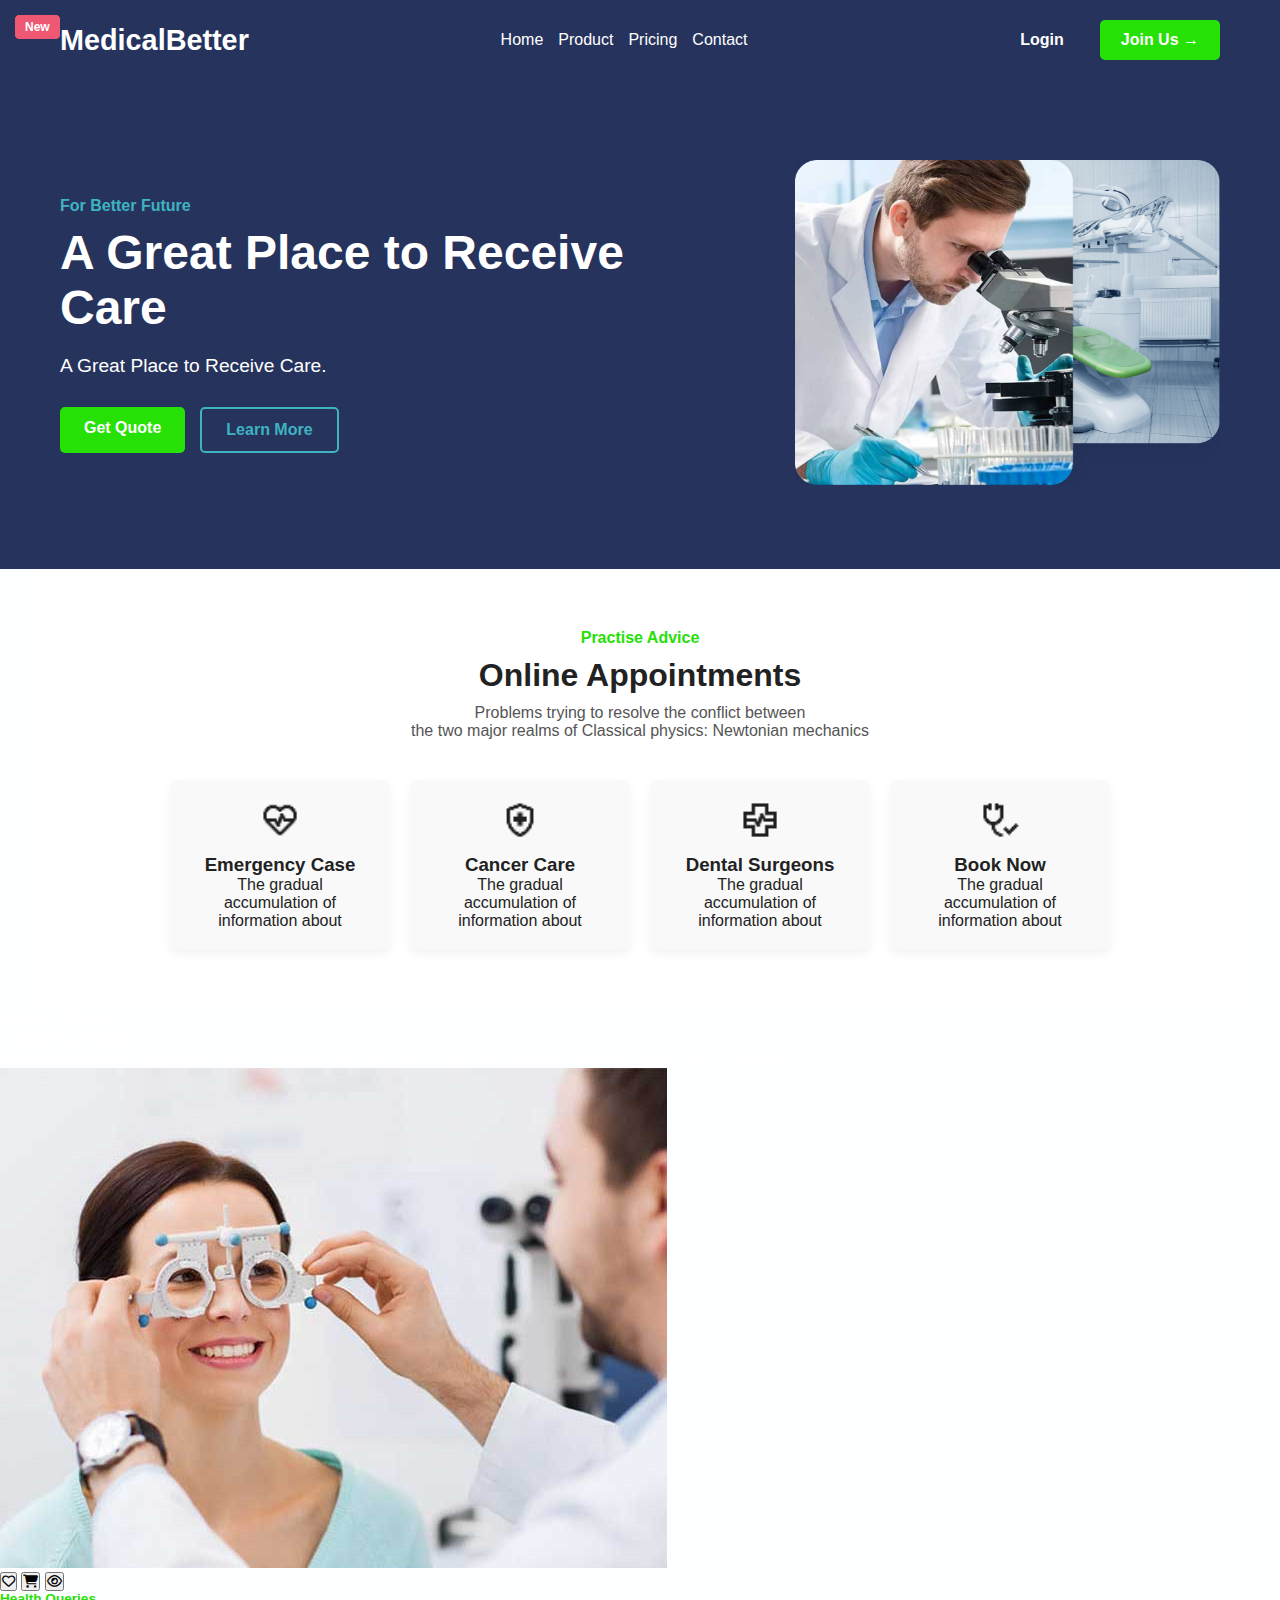
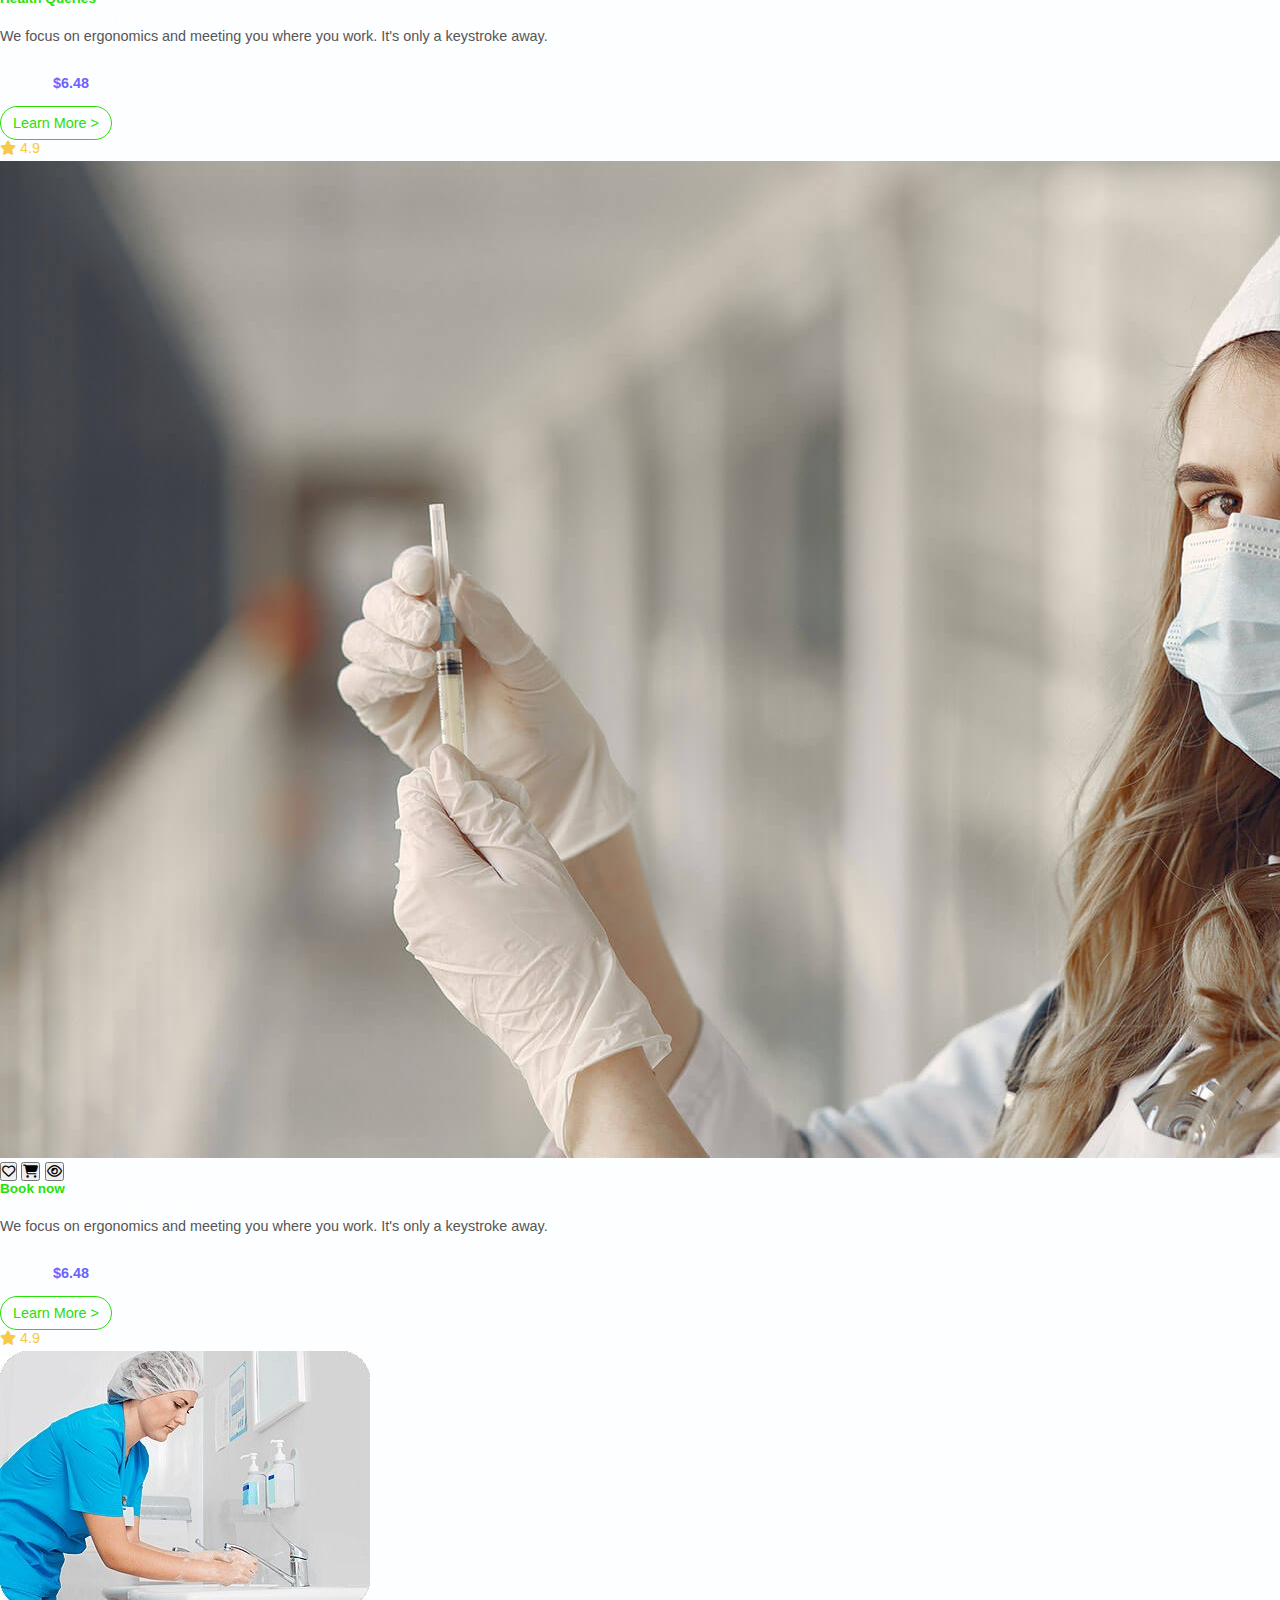
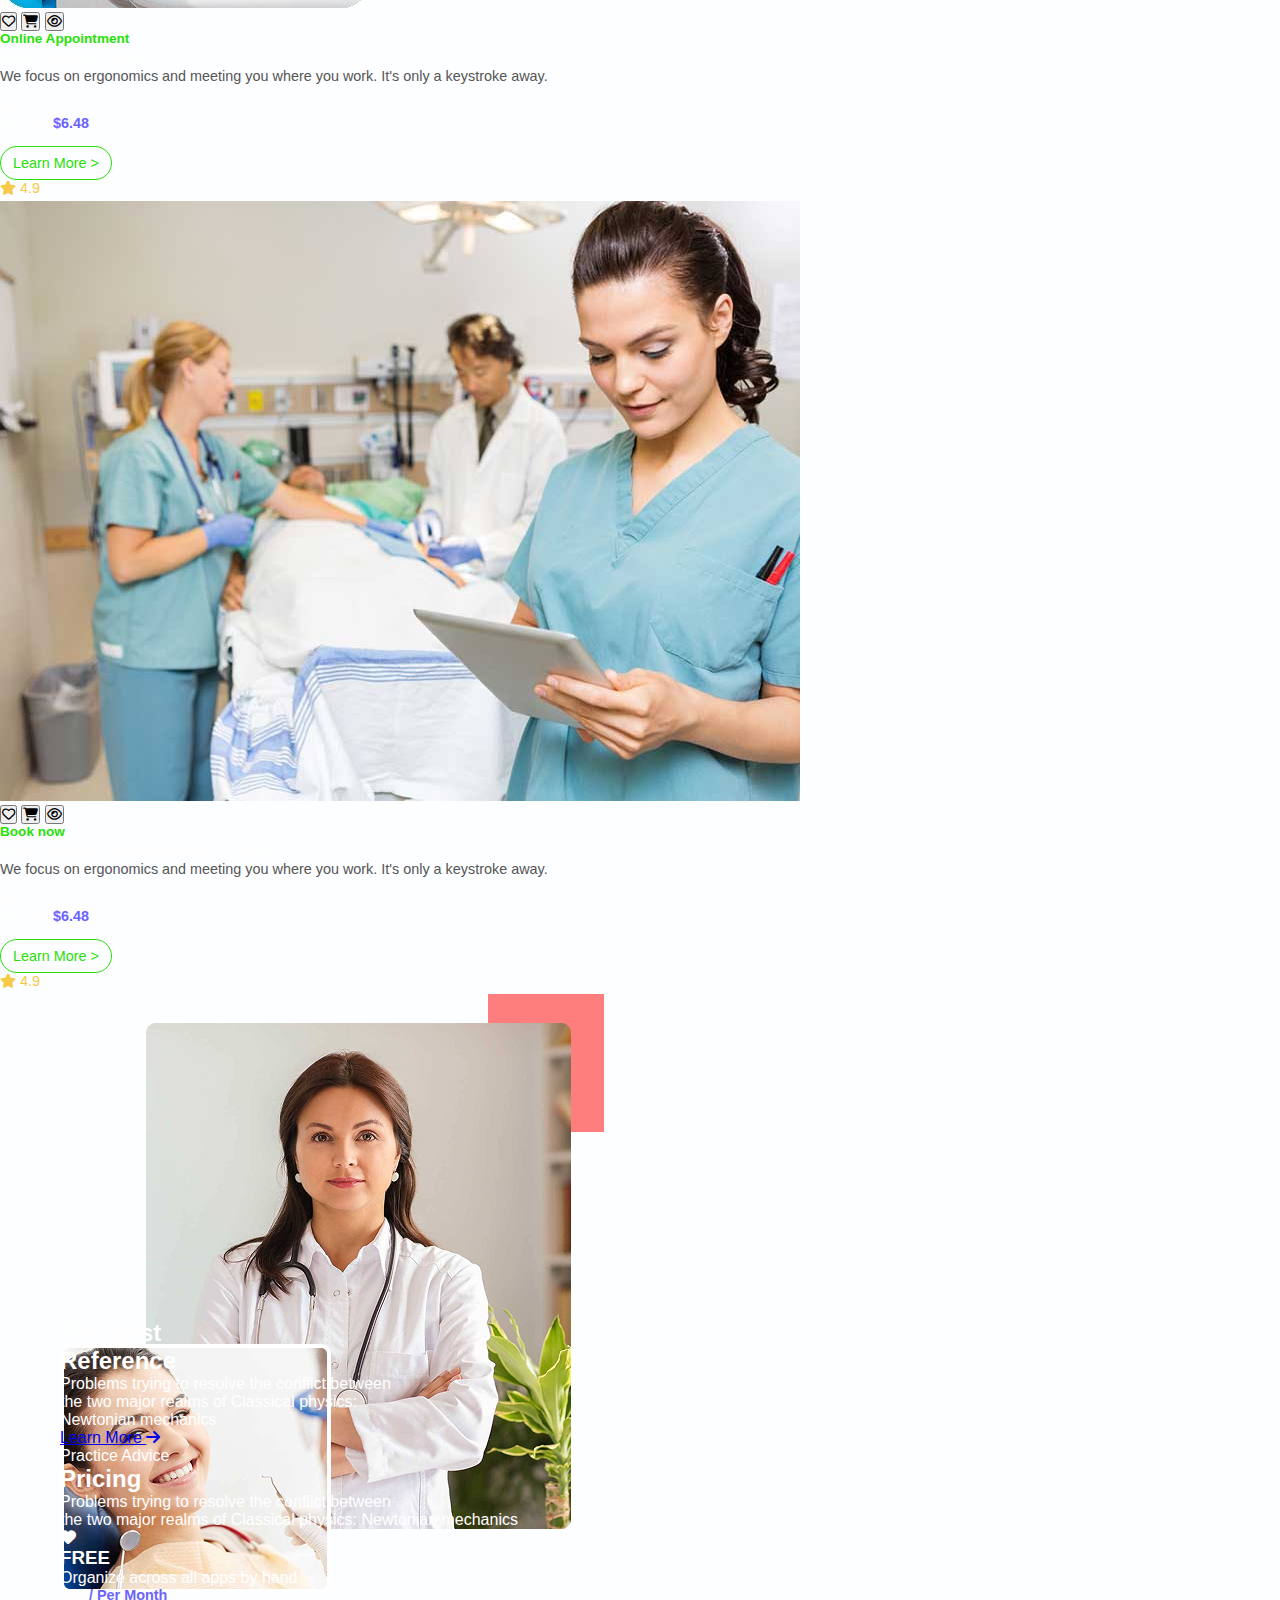
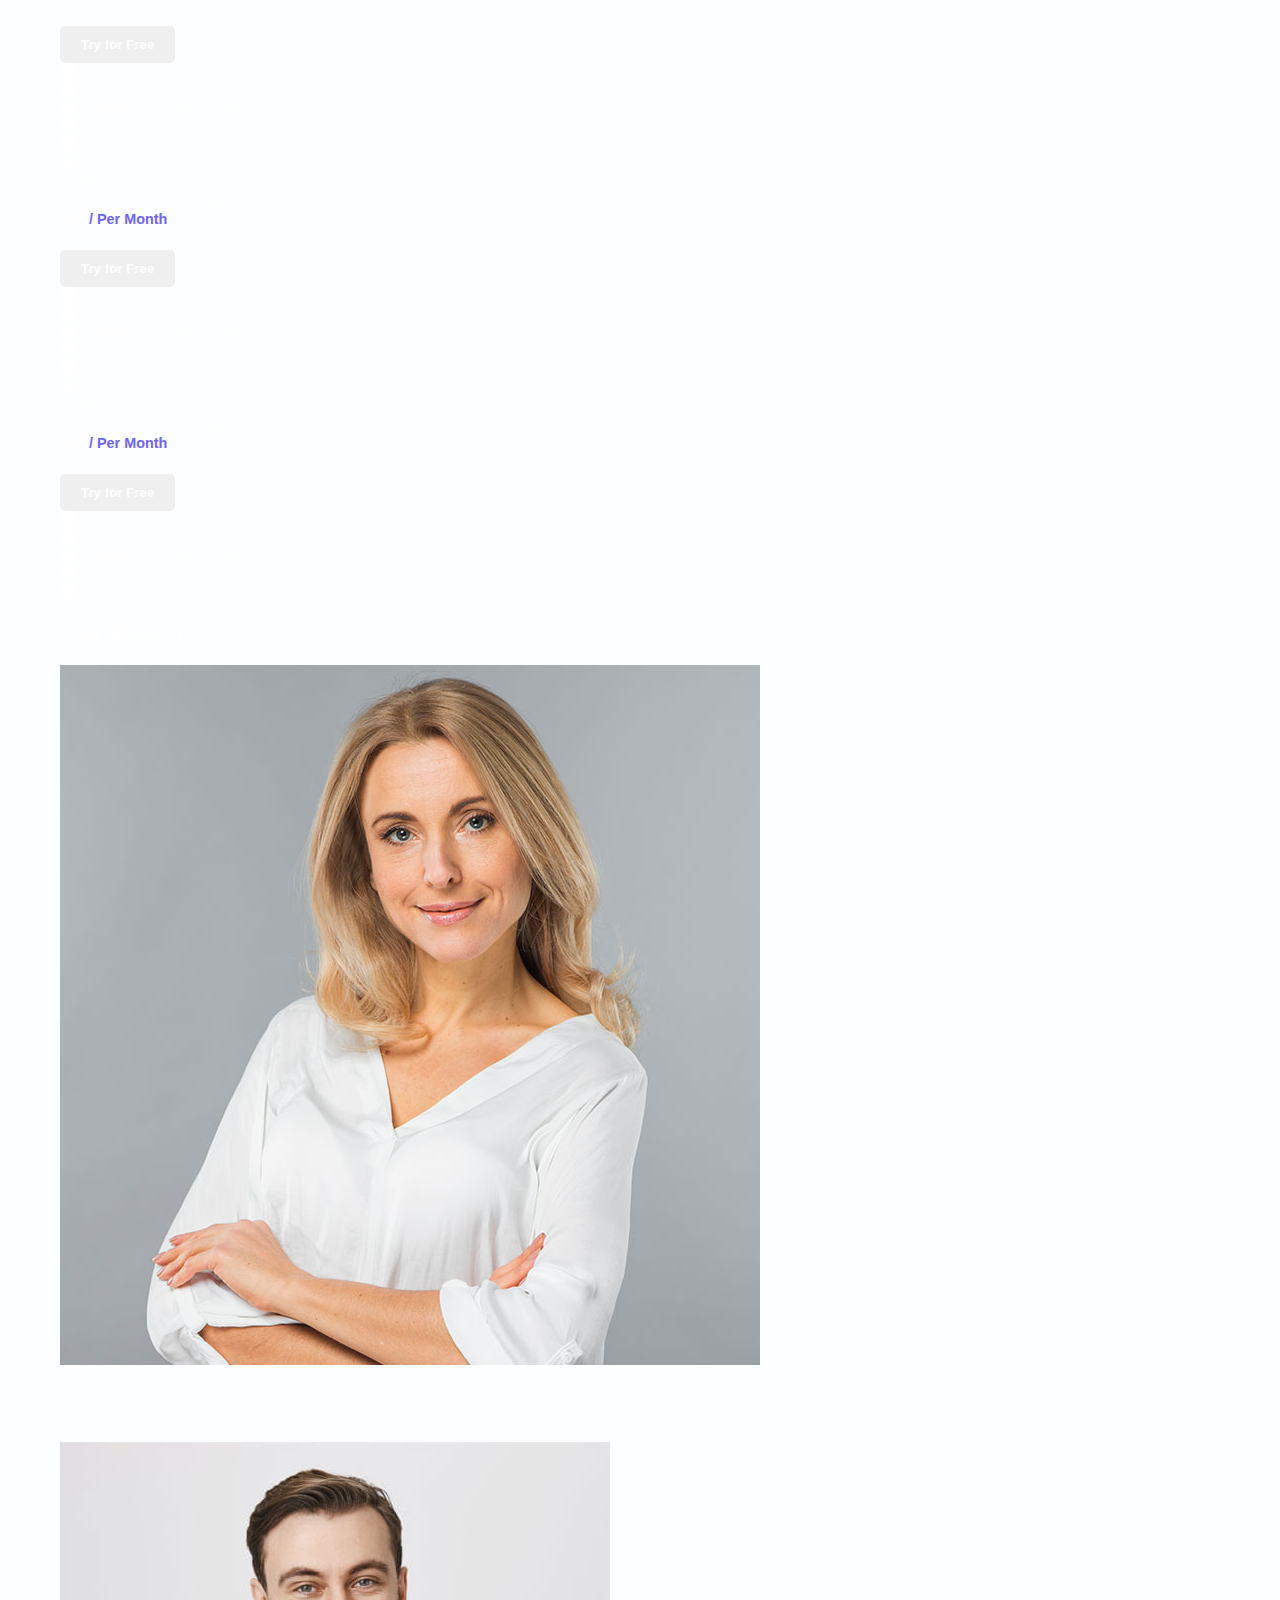
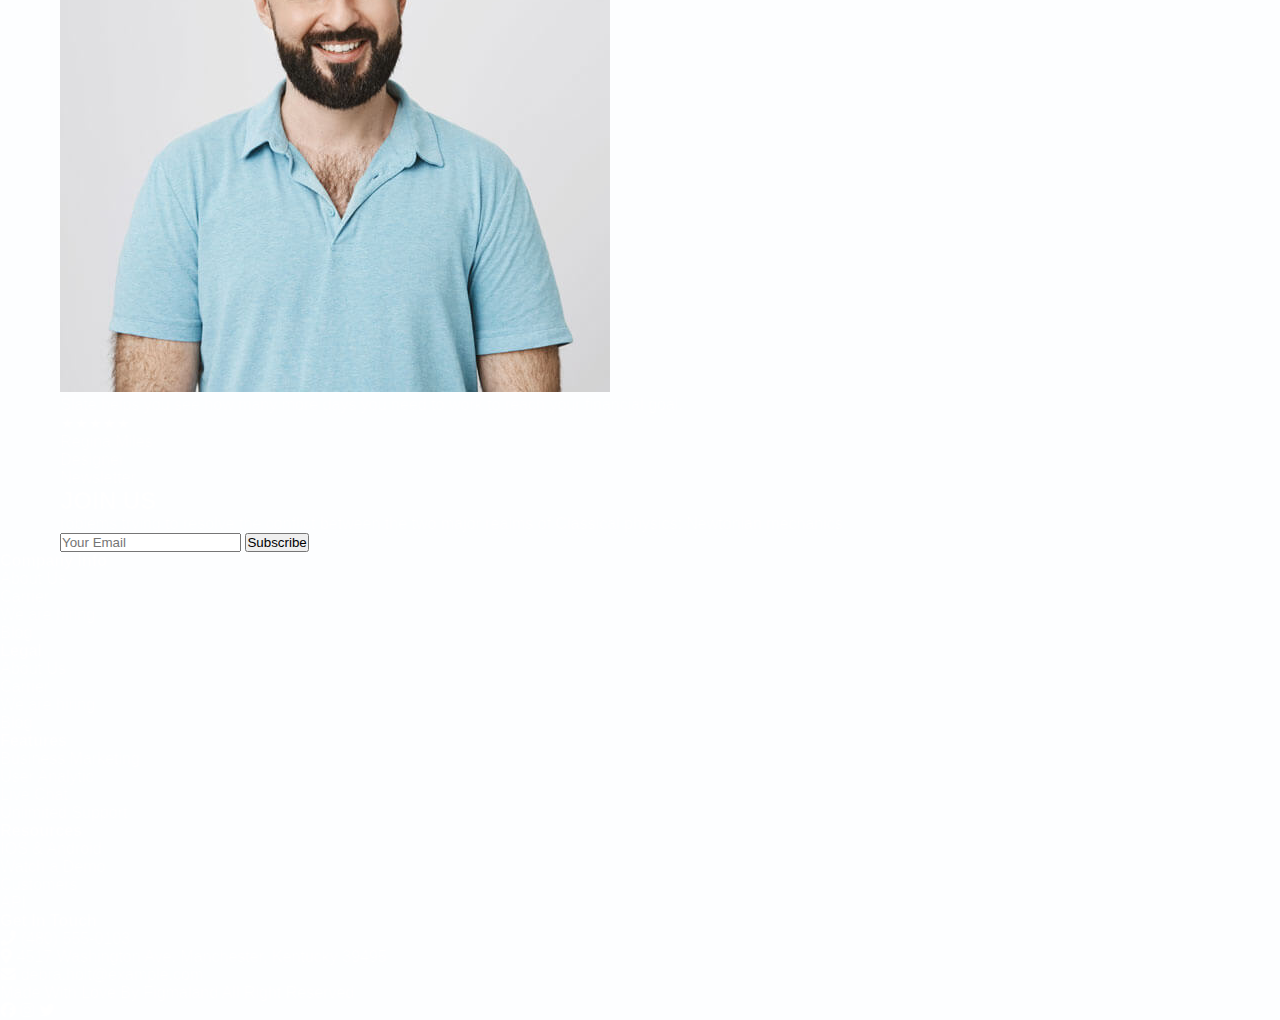
<file: index.html>
<!DOCTYPE html>
<html lang="en">
<head>
  <meta charset="UTF-8" />
  <meta name="viewport" content="width=device-width, initial-scale=1.0" />
  <title>MedicalBetter</title>
  <link rel="stylesheet" href="style.css" />
  <link
    rel="stylesheet"
    href="https://cdnjs.cloudflare.com/ajax/libs/font-awesome/6.5.0/css/all.min.css"
  />
  <link rel="stylesheet" href="mediaquery.css" />
</head>
<body>

  <header>
    <div class="navbar container">
      <h2 class="logo">MedicalBetter</h2>

      <!-- Hamburger icon -->
<div class="hamburger" id="hamburger">&#9776;</div>


  <!-- Nav links (toggleable) -->

      <nav class="nav-links" id="navMenu">
        <a href="#">Home</a>
        <a href="#">Product</a>
        <a href="#">Pricing</a>
        <a href="#">Contact</a>
      </nav>

      <!-- Always visible buttons -->
      <div class="nav-actions">
        <a class="btn" href="#">Login</a>
        <a class="btn primary" href="#">Join Us →</a>
      </div>
    </div>
  </header>

  <section id="hero">
    <div class="container hero-container">
      <div class="hero-text">
        <p class="welcome">For Better Future</p>
        <h1>A Great Place to Receive Care</h1>
        <p class="subtext">A Great Place to Receive Care.</p>
        <div class="hero-buttons">
          <a class="cta" href="#">Get Quote</a>
          <a class="cta outline" href="#">Learn More</a>
        </div>
      </div>
      <div class="hero-visuals">
        <div class="hero-image">
          <img src="img/none.png" alt="Professional medical team" class="main-img" />
        </div>
      </div>
    </div>
  </section>

  <section class="appointment container">
    <p class="section-label">Practise Advice</p>
    <h2>Online Appointments</h2>
    <p class="section-description">Problems trying to resolve the conflict between <br> the two major realms of Classical physics: Newtonian mechanics</p>

    <div class="card-container">
      <div class="card">
        <img src="img/ecg_heart_24dp_1F1F1F_FILL0_wght400_GRAD0_opsz24.png" alt="Emergency">
        <h3>Emergency Case</h3>
        <p>The gradual accumulation of information about</p>
      </div>

      <div class="card">
        <img src="img/health_and_safety_24dp_1F1F1F_FILL0_wght400_GRAD0_opsz24.png" alt="Cancer">
        <h3>Cancer Care</h3>
        <p>The gradual accumulation of information about</p>
      </div>
      <div class="card ">
        <img src="img/health_metrics_24dp_1F1F1F_FILL0_wght400_GRAD0_opsz24.png" alt="Dental">
        <h3>Dental Surgeons</h3>
        <p>The gradual accumulation of information about</p>
      </div>
      <div class="card">
        <img src="img/stethoscope_check_24dp_1F1F1F_FILL0_wght400_GRAD0_opsz24.png" alt="Book">
        <h3>Book Now</h3>
        <p>The gradual accumulation of information about</p>
      </div>
    </div>
  </section>

  <section class="doctors-section">
    <div class="container">
      <div class="doctor-grid">
        </div>
    </div>
  </section>

  <section id="advice">
    <div class="advice-container">
      <p class="advice-tag">Practice Advice</p>
      <h3 class="advice-title">Leading Medicine</h3>
      <p class="advice-subtext">Problems trying to resolve the conflict between the two major realms of Classical physics: Newtonian mechanics</p>

      <div class="cards">

        <div class="advice-card">
          <div class="card-img">
            <img src="./img/daef6d1a3d37f4450f26fbd8dc0bdef7b8e28a2c.jpg" alt="Health Query">
            <div class="badge">Sale</div>
            <div class="icons">
              <button><i class="fa-regular fa-heart"></i></button>
              <button><i class="fa-solid fa-cart-shopping"></i></button>
              <button><i class="fa-regular fa-eye"></i></button>
            </div>
          </div>
          <div class="card-content">
            <div class="category">Health Queries</div>
            <h3>See Our Impressions</h3>
            <p class="desc">We focus on ergonomics and meeting you where you work. It's only a keystroke away.</p>
            <p class="sales"><i class="fa-solid fa-download"></i> 15 Sales</p>
            <p class="price">$16.48 <span class="discount">$6.48</span></p>
            <a href="#" class="learn-btn">Learn More > </a>
            <div class="rating"><i class="star fa-solid fa-star"></i> 4.9</div>
          </div>
        </div>

        <div class="advice-card">
          <div class="card-img">
            <img src="./img/d9ad0c704572175af85c50f8ba20c80572fa3cce.jpg" alt="Book Now">
            <div class="badge">Sale</div>
            <div class="icons">
              <button><i class="fa-regular fa-heart"></i></button>
              <button><i class="fa-solid fa-cart-shopping"></i></button>
              <button><i class="fa-regular fa-eye"></i></button>
            </div>
          </div>
          <div class="card-content">
            <div class="category">Book now</div>
            <h3>Our Doctors Specialize in you</h3>
            <p class="desc">We focus on ergonomics and meeting you where you work. It's only a keystroke away.</p>
            <p class="sales"><i class="fa-solid fa-download"></i> 15 Sales</p>
            <p class="price">$16.48 <span class="discount">$6.48</span></p>
            <a href="#" class="learn-btn">Learn More > </a>
            <div class="rating"><i class="star fa-solid fa-star"></i> 4.9</div>
          </div>
        </div>

        <div class="advice-card">
          <div class="card-img">
            <img src="./img/76c008b352630ca1c8a0c8a471193a94ef830e07.jpg" alt="Online Appointment">
            <div class="badge">Sale</div>
            <div class="icons">
              <button><i class="fa-regular fa-heart"></i></button>
              <button><i class="fa-solid fa-cart-shopping"></i></button>
              <button><i class="fa-regular fa-eye"></i></button>
            </div>
          </div>
          <div class="card-content">
            <div class="category">Online Appointment</div>
            <h3>Our Department</h3>
            <p class="desc">We focus on ergonomics and meeting you where you work. It's only a keystroke away.</p>
            <p class="sales"><i class="fa-solid fa-download"></i> 15 Sales</p>
            <p class="price">$16.48 <span class="discount">$6.48</span></p>
            <a href="#" class="learn-btn">Learn More > </a>
            <div class="rating"><i class="star fa-solid fa-star"></i> 4.9</div>
          </div>
        </div>

        <div class="advice-card">
          <div class="card-img">
            <img src="./img/38fb0a20a9d1067ef468ee102dbd761c20429662.jpg" alt="Book Now">
            <div class="badge">Sale</div>
            <div class="icons">
              <button><i class="fa-regular fa-heart"></i></button>
              <button><i class="fa-solid fa-cart-shopping"></i></button>
              <button><i class="fa-regular fa-eye"></i></button>
            </div>
          </div>
          <div class="card-content">
            <div class="category">Book now</div>
            <h3>Our Doctors Specialize in you</h3>
            <p class="desc">We focus on ergonomics and meeting you where you work. It's only a keystroke away.</p>
            <p class="sales"><i class="fa-solid fa-download"></i> 15 Sales</p>
            <p class="price">$16.48 <span class="discount">$6.48</span></p>
            <a href="#" class="learn-btn">Learn More > </a>
            <div class="rating"><i class="star fa-solid fa-star"></i> 4.9</div>
          </div>
        </div>
      </div>
    </div>
  </section>
  
<section class="reference-section">
  <div class="container reference-content">
    <div class="main-img">
      <img src="img/col-md-6.png" alt="patient image">
      
    </div>

<div class="text-box">
  <div class="red-line"></div>
  <h2 class="title">The Best <br>Reference</h2>
  <p class="description">Problems trying to resolve the conflict between <br />
          the two major realms of Classical physics: <br />
          Newtonian mechanics</p>

 <a href="#" class="learn-more">
          Learn More <i class="fas fa-arrow-right"></i>
        </a>
</div>
    
  </div>
  </section>
   
<section class="pricing-section">
  <div class="container">
    <p class="pricing-tag">Practice Advice</p>
    <h2 class="pricing-title">Pricing</h2>
    <p class="pricing-subtext">
      Problems trying to resolve the conflict between<br />
      the two major realms of Classical physics: Newtonian mechanics
    </p>

    <div class="pricing-cards">
      <!-- Pricing Card 1 -->
      <div class="pricing-card">
        <div class="icon"><i class="fas fa-heart"></i></div>
        <h3>FREE</h3>
        <p>Organize across all apps by hand</p>
        <h2 class="price">19$<span>/ Per Month</span></h2>
        <p class="note">Slate helps you see how many more days you need...</p>
        <button class="btn">Try for Free</button>
        <ul class="features">
          <li><i class="fas fa-check-circle green"></i> Unlimited product updates</li>
          <li><i class="fas fa-check-circle green"></i> Unlimited product updates</li>
          <li><i class="fas fa-check-circle green"></i> Unlimited product updates</li>
          <li><i class="fas fa-times-circle grey"></i> 1GB Cloud storage</li>
          <li><i class="fas fa-times-circle grey"></i> Email and community support</li>
        </ul>
      </div>


     <!-- Pricing Card 2 with "New" badge -->
      <div class="pricing-card highlight">
        <span class="badge">New</span>
        <div class="icon"><i class="fas fa-heart"></i></div>
        <h3>FREE</h3>
        <p>Organize across all apps by hand</p>
        <h2 class="price">19$<span>/ Per Month</span></h2>
        <p class="note">Slate helps you see how many more days you need...</p>
        <button class="btn">Try for Free</button>
        <ul class="features">
          <li><i class="fas fa-check-circle green"></i> Unlimited product updates</li>
          <li><i class="fas fa-check-circle green"></i> Unlimited product updates</li>
          <li><i class="fas fa-check-circle green"></i> Unlimited product updates</li>
          <li><i class="fas fa-times-circle grey"></i> 1GB Cloud storage</li>
          <li><i class="fas fa-times-circle grey"></i> Email and community support</li>
        </ul>
      </div>

 <!-- Pricing Card 3 -->
      <div class="pricing-card">
        <div class="icon"><i class="fas fa-heart"></i></div>
        <h3>FREE</h3>
        <p>Organize across all apps by hand</p>
        <h2 class="price">19$<span>/ Per Month</span></h2>
        <p class="note">Slate helps you see how many more days you need...</p>
        <button class="btn">Try for Free</button>
        <ul class="features">
          <li><i class="fas fa-check-circle green"></i> Unlimited product updates</li>
          <li><i class="fas fa-check-circle green"></i> Unlimited product updates</li>
          <li><i class="fas fa-check-circle green"></i> Unlimited product updates</li>
          <li><i class="fas fa-times-circle grey"></i> 1GB Cloud storage</li>
          <li><i class="fas fa-times-circle grey"></i> Email and community support</li>
        </ul>
      </div>
    </div>
  </div>
</section>
   

  <section class="testimonials-section">
  <div class="container">
    <p class="testimonials-tag">Testimonials</p>
    <h2 class="testimonials-title">Our Experts</h2>
    <p class="testimonials-subtext">Problems trying to resolve the conflict between the two major realms...</p>
<div class="experts">
      <div class="expert-card">
        <img src="img/o.png" alt="Expert 1">
        <p class="expert-text">Slate helps you see how many more days you need to work to reach your financial goal.</p>
        <div class="stars">★★★★★</div>
        <p class="expert-name">Regina Miles</p>
        <p class="expert-role">Designer</p>
      </div>
      <div class="expert-card">
        <img src="img/y.png" alt="Expert 2">
        <p class="expert-text">Slate helps you see how many more days you need to work to reach your financial goal.</p>
        <div class="stars">★★★★★</div>
        <p class="expert-name">Regina Miles</p>
        <p class="expert-role">Designer</p>
      </div>
    </div>
  </div>
</section>


<section class="newsletter-section" >
  <div class="container">
    <p class="newsletter-tag">Newsletter</p>
     <h2 class="newsletter-title">JOIN US</h2>
    <p class="newsletter-subtext">roblems trying to resolve the conflict between the two major realms of Classical physics: Newtonian mechanics
    </p>
    <form class="newsletter-form">
      <input type="email" placeholder="Your Email" />
      <button type="submit">Subscribe</button>
      </form>

  </div>

</section>

<footer class="footer">
  <div class="footer-container">
    <div class="footer-column">
      <h4>Company Info</h4>
      <ul>
        <li>About Us</li>
        <li>Carrier</li>
        <li>We are hiring</li>
        <li>Blog</li>
      </ul>
    </div>
 <div class="footer-column">
      <h4>Legal</h4>
      <ul>
        <li>About Us</li>
        <li>Carrier</li>
        <li>We are hiring</li>
        <li>Blog</li>
      </ul>
    </div>
    <div class="footer-column">
      <h4>Features</h4>
      <ul>
        <li>Business Marketing</li>
        <li>User Analytic</li>
        <li>Live Chat</li>
        <li>Unlimited Support</li>
      </ul>
    </div>

     <div class="footer-column">
      <h4>Resources</h4>
      <ul>
        <li>IOS & Android</li>
        <li>Watch a Demo</li>
        <li>Customers</li>
        <li>API</li>
      </ul>
    </div>
     <div class="footer-column">
      <h4>Get In Touch</h4>
      <ul class="contact-info">
        <li><i class="fas fa-phone-alt"></i> (480) 555-0103</li>
        <li><i class="fas fa-map-marker-alt"></i> 4517 Washington Ave. Manchester, Kentucky 39495</li>
        <li><i class="fas fa-envelope"></i> debra.holt@example.com</li>
      </ul>
    </div>
  </div>

  <div class="footer-bottom">
    <p>Made With Love By Figmaland All Right Reserved</p>
    <div class="social-icons">
      <i class="fab fa-facebook"></i>
      <i class="fab fa-instagram"></i>
      <i class="fab fa-twitter"></i>
    </div>
  </div>
</footer>



</body>
</html>
</file>
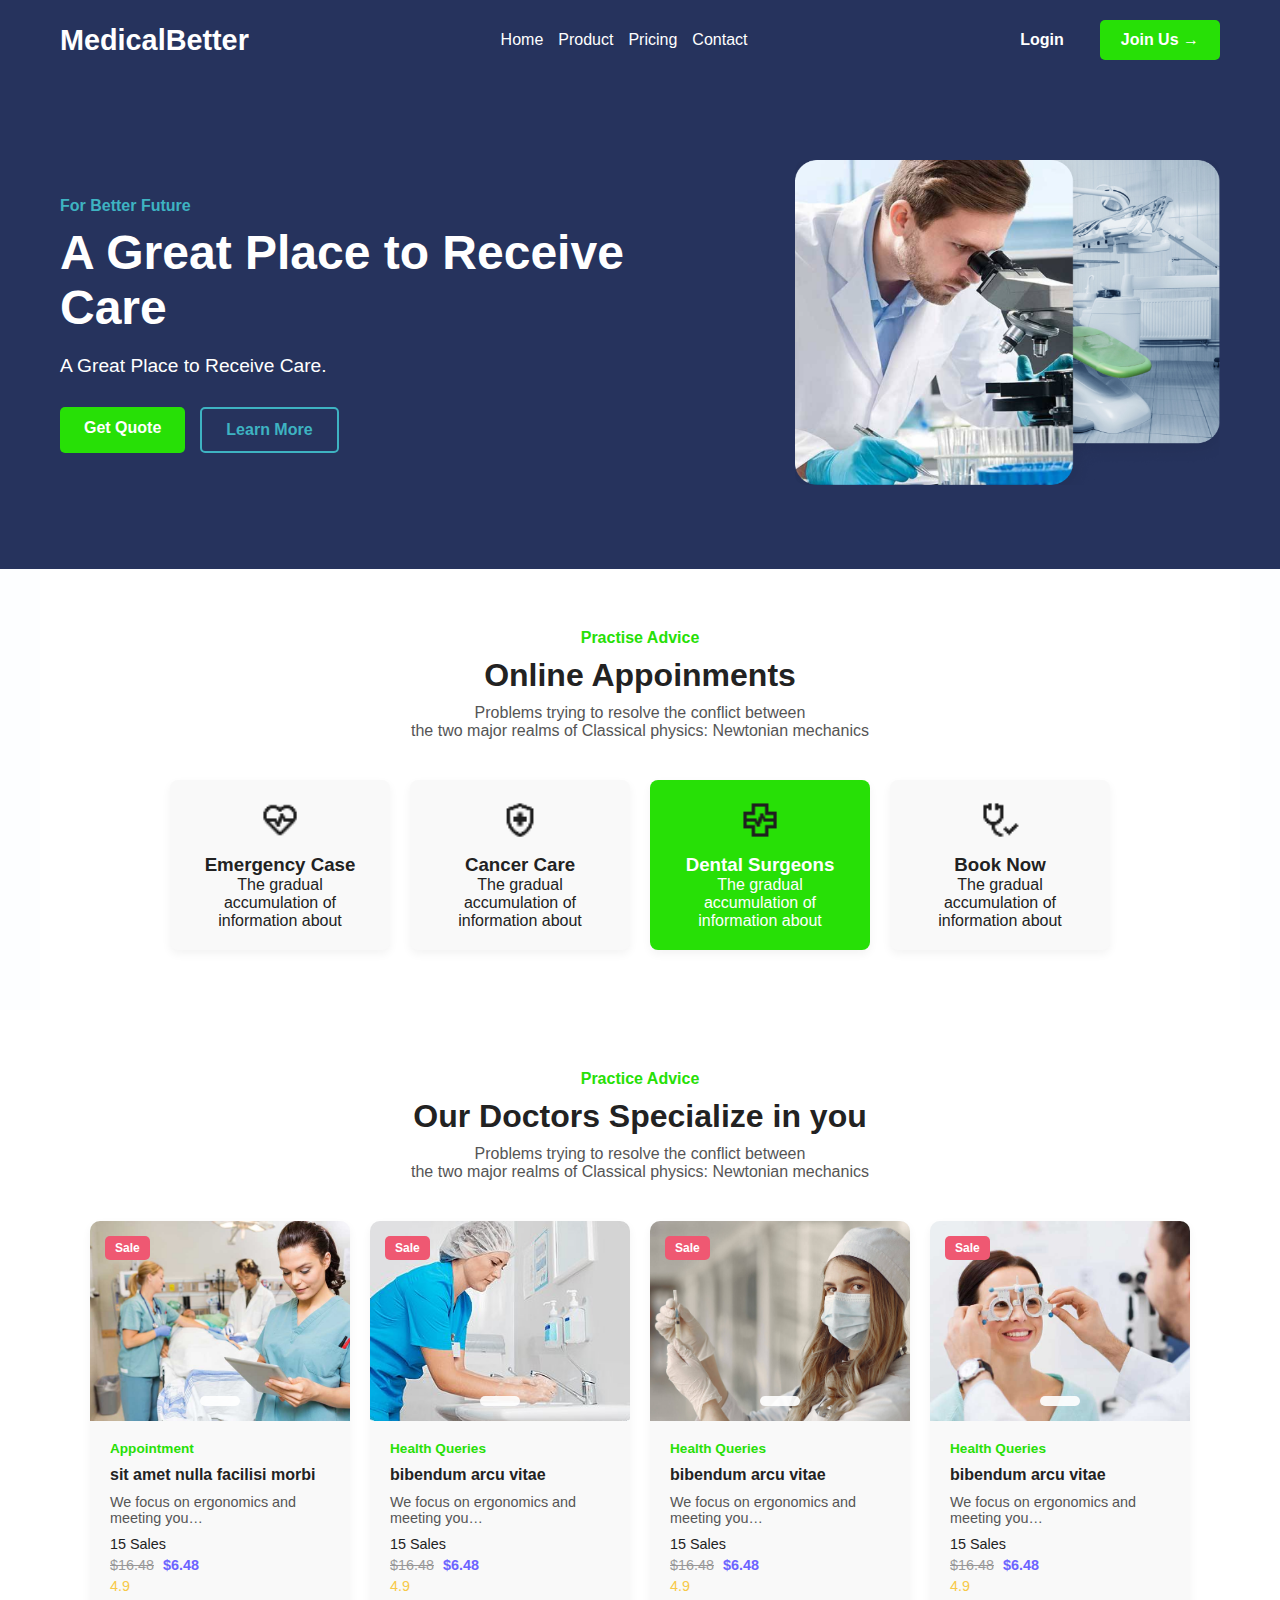
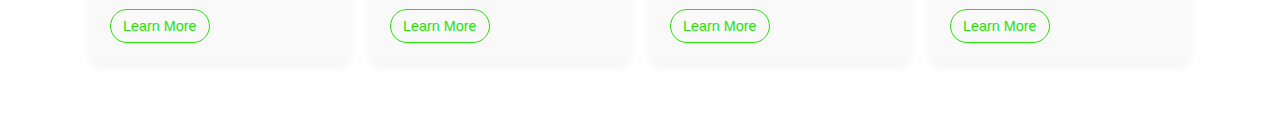
<file: project.html>
<!DOCTYPE html>
<html lang="en">
<head>
  <meta charset="UTF-8" />
  <meta name="viewport" content="width=device-width, initial-scale=1.0" />
  <title>MedicalBetter</title>
  <link rel="stylesheet" href="style.css" />
 
 
<body>

  <!-- Header -->
  <header>
    <div class="navbar container">
      <h2 class="logo">MedicalBetter</h2>
      <nav class="nav-links">
        <a href="#">Home</a>
        <a href="#">Product</a>
        <a href="#">Pricing</a>
        <a href="#">Contact</a>
      </nav>
      <div class="nav-actions">
        <a class="btn" href="#">Login</a>
        <a class="btn primary" href="#">Join Us →</a>
      </div>
    </div>
  </header>

  <!-- Hero Section -->
  <section id="hero">
    <div class="container hero-container">
      <div class="hero-text">
        <p class="welcome">For Better Future</p>
        <h1>A Great Place to Receive Care</h1>
        <p class="subtext">A Great Place to Receive Care.</p>
        <div class="hero-buttons">
          <a class="cta" href="#">Get Quote</a>
          <a class="cta outline" href="#">Learn More</a>
        </div>
      </div>
      <div class="hero-visuals">
        <div class="hero-image">
          <img src="img/none.png"Professional medical team" class="main-img" />
         
        </div>
      </div>
    </div>
  </section>

 <!--- online appoinments-->
 <section class="appointment container">
    <p class="section-label">Practise Advice</p>
    <h2>Online Appoinments</h2>
    <p class="section-description">Problems trying to resolve the conflict between <br> the two major realms of Classical physics: Newtonian mechanics</p>
   
    <div class="card-container">
<div class="card">
    <img src="img/ecg_heart_24dp_1F1F1F_FILL0_wght400_GRAD0_opsz24.png" alt="Emergency">
    <h3>Emergency Case</h3>

<p>The gradual accumulation of information about</p>
     
    </div>
    
 <div class="card">
        <img src="img/health_and_safety_24dp_1F1F1F_FILL0_wght400_GRAD0_opsz24.png" alt="Cancer">
        <h3>Cancer Care</h3>
        <p>The gradual accumulation of information about</p>
      </div>
      <div class="card highlight">
        <img src="img/health_metrics_24dp_1F1F1F_FILL0_wght400_GRAD0_opsz24.png" alt="Dental">
        <h3>Dental Surgeons</h3>
        <p>The gradual accumulation of information about</p>
      </div>
      <div class="card">
        <img src="img/stethoscope_check_24dp_1F1F1F_FILL0_wght400_GRAD0_opsz24.png" alt="Book">
        <h3>Book Now</h3>
        <p>The gradual accumulation of information about</p>
        </div>
      </div>
    </div>
  </section>
  <section class="doctors">
  <div class="container">
  <p class="section-label">Practice Advice</p>
  <h2>Our Doctors Specialize in you</h2>
  <p class="section-description"> Problems trying to resolve the conflict between <br>
      the two major realms of Classical physics: Newtonian mechanics
    </p>
    
     

    <div class="card-grid">
      <!-- Card 1 -->
      <div class="doctor-card">
        <div class="image-wrapper">
          <img src="img/38fb0a20a9d1067ef468ee102dbd761c20429662.jpg" alt="Doctor 1">
          <div class="badge">Sale</div>
          <div class="actions">
            <span><i class="fa-regular fa-heart"></i></span>
            <span><i class="fa-solid fa-eye"></i></span>
            <span><i class="fa-solid fa-cart-shopping"></i></span>
          </div>
        </div>
        <div class="info">
          <p class="category">Appointment</p>
          <h3>sit amet nulla facilisi morbi</h3>
          <p class="desc">We focus on ergonomics and meeting you…</p>
          <div class="sales">
            <i class="fa-solid fa-download"></i> 15 Sales
          </div>
          <div class="price">
            <del>$16.48</del> <span>$6.48</span>
          </div>
          <div class="rating">
            <i class="fa-solid fa-star"></i> 4.9
          </div>
          <a href="#" class="learn-btn">Learn More <i class="fa-solid fa-arrow-right"></i></a>
        </div>
      </div>

      <!-- Card 2 -->
      <div class="doctor-card">
        <div class="image-wrapper">
          <img src="img/76c008b352630ca1c8a0c8a471193a94ef830e07.jpg" alt="Doctor 2">
          <div class="badge">Sale</div>
          <div class="actions">
            <span><i class="fa-regular fa-heart"></i></span>
            <span><i class="fa-solid fa-eye"></i></span>
            <span><i class="fa-solid fa-cart-shopping"></i></span>
          </div>
        </div>
        <div class="info">
          <p class="category">Health Queries</p>
          <h3>bibendum arcu vitae</h3>
          <p class="desc">We focus on ergonomics and meeting you…</p>
          <div class="sales">
            <i class="fa-solid fa-download"></i> 15 Sales
          </div>
          <div class="price">
            <del>$16.48</del> <span>$6.48</span>
          </div>
          <div class="rating">
            <i class="fa-solid fa-star"></i> 4.9
          </div>
          <a href="#" class="learn-btn">Learn More <i class="fa-solid fa-arrow-right"></i></a>
        </div>
      </div>

      <div class="doctor-card">
        <div class="image-wrapper">
          <img src="img/d9ad0c704572175af85c50f8ba20c80572fa3cce.jpg" alt="Doctor 3">
          <div class="badge">Sale</div>
          <div class="actions">
            <span><i class="fa-regular fa-heart"></i></span>
            <span><i class="fa-solid fa-eye"></i></span>
            <span><i class="fa-solid fa-cart-shopping"></i></span>
          </div>
        </div>
        <div class="info">
          <p class="category">Health Queries</p>
          <h3>bibendum arcu vitae</h3>
          <p class="desc">We focus on ergonomics and meeting you…</p>
          <div class="sales">
            <i class="fa-solid fa-download"></i> 15 Sales
          </div>
          <div class="price">
            <del>$16.48</del> <span>$6.48</span>
          </div>
          <div class="rating">
            <i class="fa-solid fa-star"></i> 4.9
          </div>
          <a href="#" class="learn-btn">Learn More <i class="fa-solid fa-arrow-right"></i></a>
        </div>
      </div>
      <div class="doctor-card">
        <div class="image-wrapper">
          <img src="img/daef6d1a3d37f4450f26fbd8dc0bdef7b8e28a2c.jpg" alt="Doctor 4">
          <div class="badge">Sale</div>
          <div class="actions">
            <span><i class="fa-regular fa-heart"></i></span>
            <span><i class="fa-solid fa-eye"></i></span>
            <span><i class="fa-solid fa-cart-shopping"></i></span>
          </div>
        </div>
        <div class="info">
          <p class="category">Health Queries</p>
          <h3>bibendum arcu vitae</h3>
          <p class="desc">We focus on ergonomics and meeting you…</p>
          <div class="sales">
            <i class="fa-solid fa-download"></i> 15 Sales
          </div>
          <div class="price">
            <del>$16.48</del> <span>$6.48</span>
          </div>
          <div class="rating">
            <i class="fa-solid fa-star"></i> 4.9
          </div>
          <a href="#" class="learn-btn">Learn More <i class="fa-solid fa-arrow-right"></i></a>
        </div>
      </div>
      

    </div>
  </section>
</file>
<file: style.css>
* {
  margin: 0;
  padding: 0;
  box-sizing: border-box;
}

/* GLOBAL */
body {
  background-color: #26335D;
  color: #ffffff;
  font-family: 'Montserrat', sans-serif;
}
.container {
  max-width: 1200px;
  margin: 0 auto;
  padding: 0 20px;
}

/* HEADER */
header {
  background-color: #26335D;
  padding: 20px 0;
}
.navbar {
  display: flex;
  justify-content: space-between;
  align-items: center;
}
.logo {
  font-size: 1.8rem;
  font-weight: 800;

}
.nav-links {
  display: flex;
  gap: 15px;
}
.nav-links a {
  color: white;
  text-decoration: none;
  font-weight: 500;
}
.nav-actions {
  display: flex;
  gap: 15px;
}
.btn {
  text-decoration: none;
  padding: 10px 20px;
  border-radius: 5px;
  font-weight: 600;
  color: white;
  border: 1px solid transparent;
}
.btn.primary {
  background-color: #27e006;
}

/* HERO */
#hero {
  padding: 80px 0;
  background-color: #26335D;
  color: white;
}
.hero-container {
  display: flex;
  justify-content: space-between;
  align-items: center;
  flex-wrap: wrap;
  gap: 40px;
}
.hero-text {
  max-width: 50%;
}
.welcome {
  color: #3EB3C2;
  font-size: 1rem;
  font-weight: 600;
  margin-bottom: 10px;
}
.hero-text h1 {
  font-size: 3rem;
  font-weight: 800;
  margin-bottom: 20px;
}
.subtext {
  font-size: 1.2rem;
  margin-bottom: 30px;
}
.hero-buttons {
  display: flex;
  gap: 15px;
}
.cta {
  padding: 12px 24px;
  border-radius: 5px;
  background-color: #27e006;
  color: white;
  font-weight: 600;
  text-decoration: none;
}
.cta.outline {
  background-color: transparent;
  border: 2px solid #3EB3C2;
  color: #3EB3C2;
}

* {
  margin: 0;
  padding: 0;
  box-sizing: border-box;
}

/* GLOBAL */
body {
  background-color: #fdfeff;
  font-family: 'Montserrat', sans-serif;
  color: #ffffff;
}
.container {
  max-width: 1200px;
  margin: 0 auto;
  padding: 0 20px;
}

/* HEADER */
header {
  background-color: #26335D;
  padding: 20px 0;
}
.navbar {
  display: flex;
  justify-content: space-between;
  align-items: center;
}
.logo {
  font-size: 1.8rem;
  font-weight: 800;
}
.nav-links {
  display: flex;
  gap: 15px;
}
.nav-links a {
  color: white;
  text-decoration: none;
  font-weight: 500;
}
.nav-actions {
  display: flex;
  gap: 15px;
}
.btn {
  text-decoration: none;
  padding: 10px 20px;
  border-radius: 5px;
  font-weight: 600;
  color: white;
  border: 1px solid transparent;
}
.btn.primary {
  background-color: #27e006;
}

/* HERO */
#hero {
  padding: 80px 0;
}
.hero-container {
  display: flex;
  justify-content: space-between;
  align-items: center;
  flex-wrap: wrap;
  gap: 40px;
}
.hero-text {
  max-width: 50%;
}
.welcome {
  color: #3EB3C2;
  font-size: 1rem;
  font-weight: 600;
  margin-bottom: 10px;
}
.hero-text h1 {
  font-size: 3rem;
  font-weight: 800;
  margin-bottom: 20px;
}
.subtext {
  font-size: 1.2rem;
  margin-bottom: 30px;
}
.hero-buttons {
  display: flex;
  gap: 15px;
}
.cta {
  padding: 12px 24px;
  border-radius: 5px;
  background-color: #27e006;
  color: white;
  font-weight: 600;
  text-decoration: none;
}
.cta.outline {
  background-color: transparent;
  border: 2px solid #3EB3C2;
  color: #3EB3C2;
}
.hero-visuals {
  flex: 1;
  display: flex;
  justify-content: flex-end;
  min-width: 300px;
}
.main-img {
  width: 425px;
  height: 325px;
  border-radius: 10px;
}

/* LIGHT SECTIONS */
.appointment,
.doctors {
  background-color:white;
  color: #222;
  padding: 60px 0;
}
.section-label {
  color: #27e006;
  font-weight: 600;
  text-align: center;
}
.section-description {
  color: #555;
  font-size: 1rem;
  text-align: center;
  margin-bottom: 40px;
}
.appointment h2,
.doctors h2 {
  font-size: 2rem;
  text-align: center;
  margin: 10px 0;
}

/* APPOINTMENT CARDS */
.card-container {
  display: flex;
  justify-content: center;
  gap: 20px;
  flex-wrap: wrap;
  margin-top: 30px;
}
.card {
  background: #f9f9f9;
  padding: 20px;
  border-radius: 8px;
  width: 220px;
  text-align: center;
  box-shadow: 0 4px 10px rgba(0,0,0,0.05);
}
.card img {
  width: 40px;
  margin-bottom: 10px;
}
.card.highlight {
  background-color: #27e006;
  color: white;
  
}



.card-grid {
  display: flex;
  flex-wrap: wrap;
  justify-content: center;
  gap: 20px;
}
.doctor-card {
  background-color: #f9f9f9;
  border-radius: 10px;
  width: 260px;
  box-shadow: 0 4px 10px rgba(0, 0, 0, 0.05);
  overflow: hidden;
  transition: 0.3s;
}
.doctor-card:hover {
  transform: translateY(-5px);
  box-shadow: 0 8px 20px rgba(0,0,0,0.1);
}
.image-wrapper {
  position: relative;
  height: 200px;
  overflow: hidden;
}
.image-wrapper img {
  width: 100%;
  height: 100%;
  object-fit: cover;
}
.badge {
  position: absolute;
  top: 15px;
  left: 15px;
  background-color: #EF5872;
  color: white;
  padding: 5px 10px;
  font-size: 0.75rem;
  border-radius: 5px;
  font-weight: 600;
}
.actions {
  position: absolute;
  bottom: 15px;
  left: 50%;
  transform: translateX(-50%);
  display: flex;
  gap: 10px;
  background-color: rgba(255, 255, 255, 0.9);
  padding: 5px 10px;
  border-radius: 20px;
}
.actions i {
  cursor: pointer;
  color: #222;
}
.info {
  padding: 20px;
}
.category {
  color: #27e006;
  font-size: 0.85rem;
  font-weight: 600;
}
.info h3 {
  font-size: 1rem;
  margin: 10px 0;
}
.desc {
  font-size: 0.9rem;
  color: #555;
  margin-bottom: 10px;
}
.sales, .price, .rating {
  font-size: 0.9rem;
  margin-bottom: 5px;
}
.price del {
  color: #999;
}
.price span {
  color: #6c63ff;
  font-weight: 600;
  margin-left: 5px;
}
.rating {
  color: #f7c948;
}
.learn-btn {
  display: inline-block;
  margin-top: 10px;
  background-color: transparent;
  border: 1px solid #27e006;
  color: #27e006;
  padding: 8px 12px;
  border-radius: 20px;
  font-size: 0.9rem;
  text-decoration: none;
  transition: 0.3s;
}
.learn-btn:hover {
  background-color: #27e006;
  color: white;
}
</file>
<file: mediaquery.css>
/* Medium Screens - tablets and up to 992px */
@media (max-width: 992px) {
  .navbar {
    flex-direction: column;
    gap: 15px;
  }

  .nav-links {
    margin-top: 10px;
  }

  .hero-text {
    max-width: 100%;
    text-align: center;
  }

  .hero-buttons {
    justify-content: center;
  }

  /* Hide hero image */
  .hero-visuals {
    display: none !important;
  }

  /* Hide reference image section */
  .image-box {
    display: none !important;
  }

  /* Pricing: stack vertically */
  .pricing-cards {
    flex-direction: column;
    align-items: center;
  }

  .pricing-card {
    max-width: 90%;
    width: 100%;
  }

  /* Stack other cards */
  .card-container,
  .cards {
    flex-direction: column;
    align-items: center;
  }

  .card,
  .advice-card {
    max-width: 90%;
    width: 100%;
  }
}

/* Small Screens - phones and up to 768px */
@media (max-width: 768px) {
  .hero-text h1 {
    font-size: 2.5rem;
  }

  .subtext {
    font-size: 1rem;
  }

  .cta {
    padding: 10px 20px;
  }

  .main-img {
    width: 100% !important;
    height: auto !important;
  }

  /* Hide visuals again just in case */
  .hero-visuals,
  .image-box,
  .reference-section .main-img img {
    display: none !important;
  }

  .card,
  .advice-card,
  .pricing-card {
    max-width: 100%;
    width: 100%;
  }
}

/* Extra Small Screens - up to 480px */
@media (max-width: 480px) {
  .hero-text h1 {
    font-size: 2rem;
  }

  .cta {
    padding: 8px 16px;
  }

  /* Make sure all images are hidden and layout is not breaking */
  .main-img,
  .main-img img,
  .hero-visuals,
  .image-box,
  .reference-section .main-img img {
    display: none !important;
  }

  .card,
  .advice-card,
  .pricing-card {
    max-width: 100% !important;
    width: 100% !important;
  }

  .pricing-cards {
    flex-direction: column;
    align-items: center;
    padding: 0 10px;
  }
}

/* Hamburger style */
.hamburger {
  display: none;
  font-size: 26px;
  color: white;
  cursor: pointer;
}

/* Mobile Styles */
@media (max-width: 768px) {
  .navbar {
    position: relative;
    flex-direction: column;
    align-items: flex-start;
  }

  .nav-links {
    display: none;
    flex-direction: column;
    background-color: #26335D;
    position: absolute;
    top: 100%;
    left: 0;
    width: 100%;
    text-align: left;
    padding: 10px 20px;
    z-index: 999;
  }

  .nav-links a {
    padding: 10px 0;
    color: white;
    border-top: 1px solid rgba(255,255,255,0.1);
  }

  .nav-links.show {
    display: flex;
  }

  .hamburger {
    display: block;
  }
}
</file>
